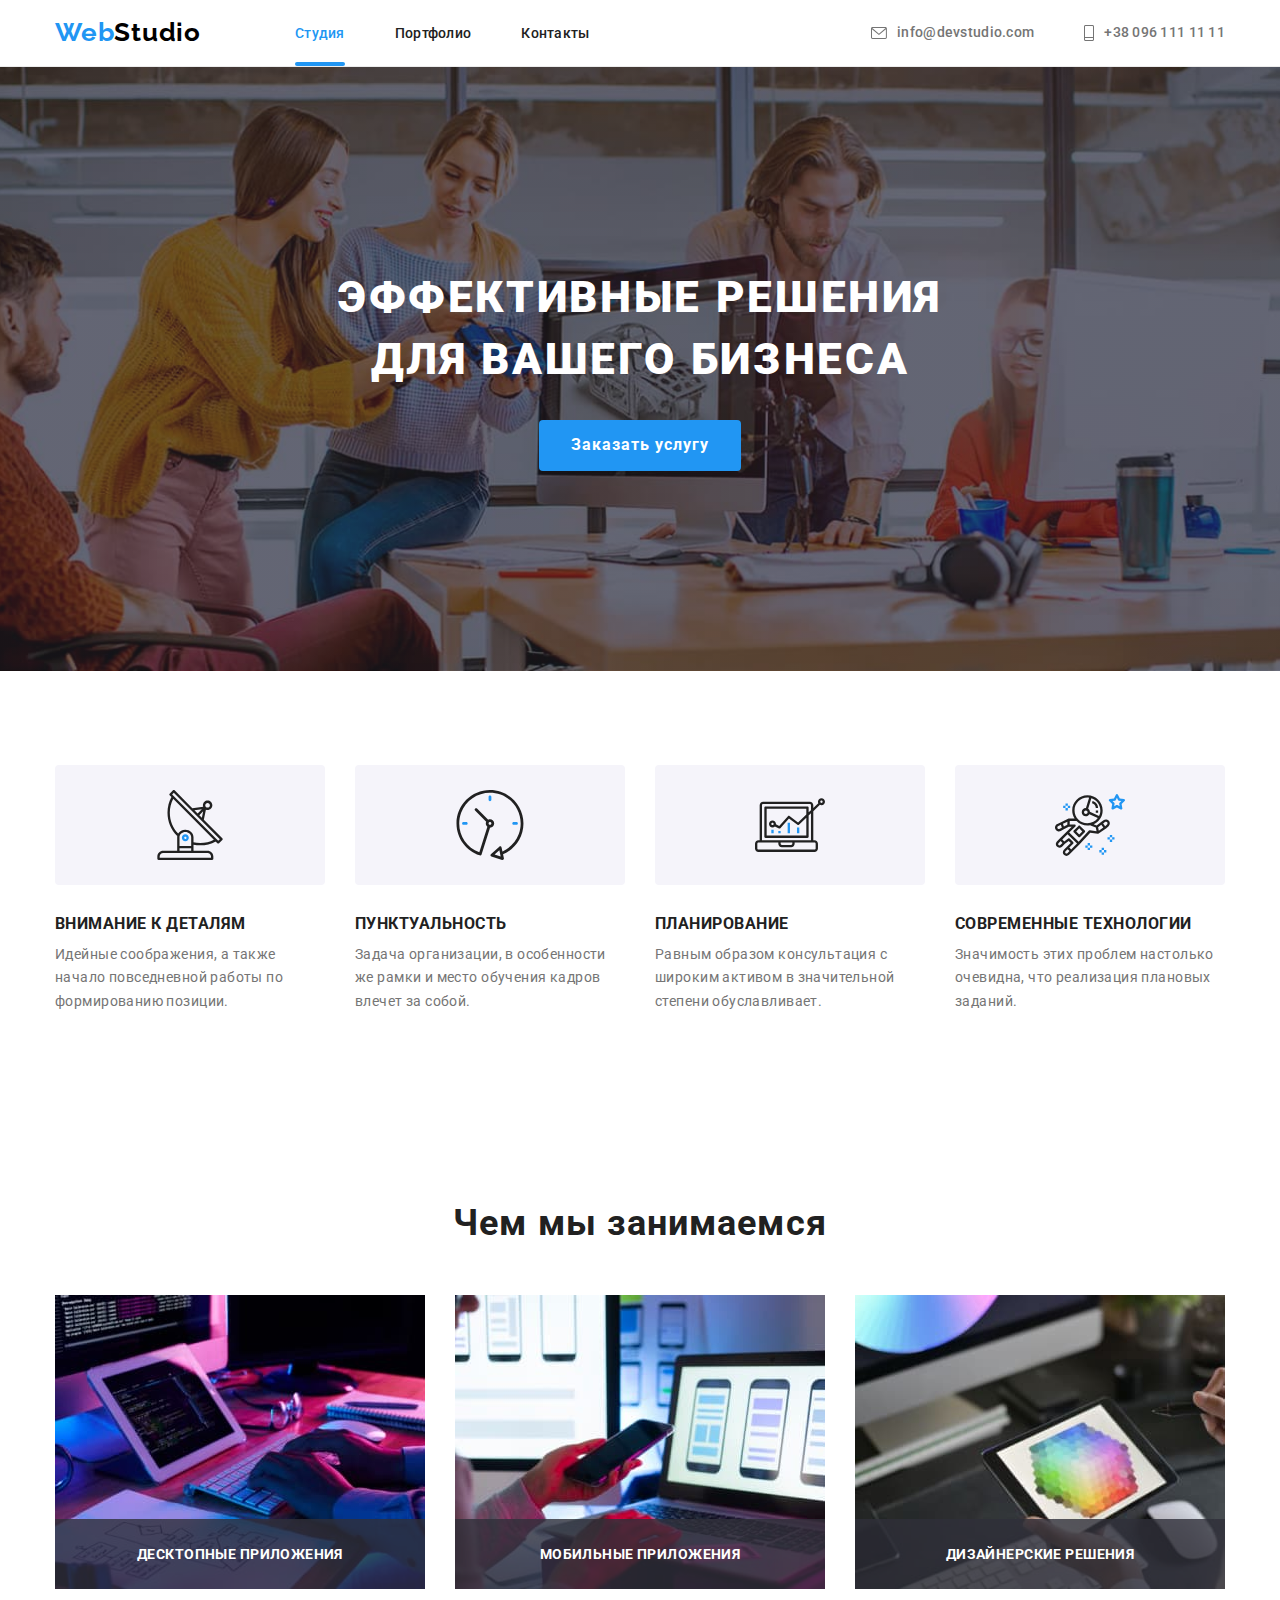
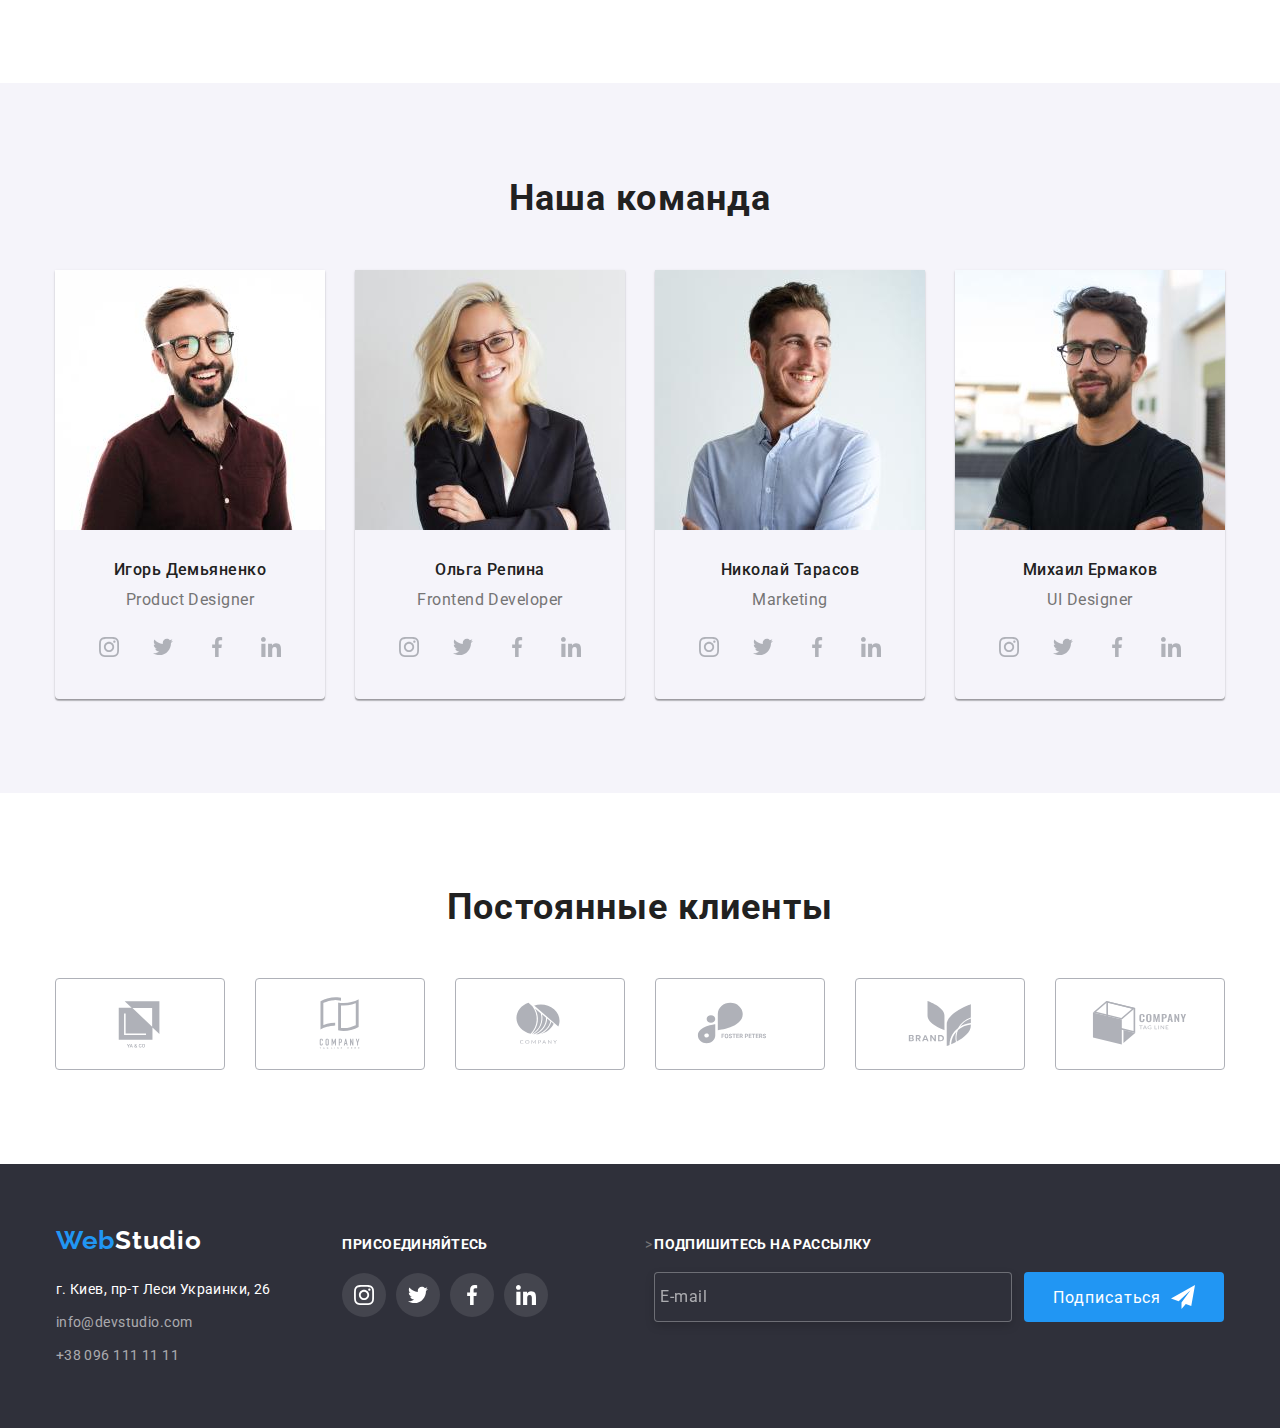
<file: index.html>
<!DOCTYPE html>
<html lang="ru">
  <head>
    <meta charset="UTF-8" />
    <meta http-equiv="X-UA-Compatible" content="IE=edge" />
    <meta name="viewport" content="width=device-width, initial-scale=1.0" />
    <title>web studio</title>

    <link rel="preconnect" href="https://fonts.googleapis.com" />
    <link rel="preconnect" href="https://fonts.gstatic.com" crossorigin />
    <link
      href="https://fonts.googleapis.com/css2?family=Raleway:wght@300;700&family=Roboto:wght@400;500;700;900&display=swap"
      rel="stylesheet"
    />
    <link
      rel="stylesheet"
      href="https://cdnjs.cloudflare.com/ajax/libs/modern-normalize/1.1.0/modern-normalize.min.css"
    />
    <link rel="stylesheet" href="css/style.css" />
    <link rel="stylesheet" href="css/main.min.css" />
  </head>
  <body class="body-style ">
    <!--navigation and contacts -->

    <header class="hat">
      <div class="hat__container container">
        <nav class= "navigation">
          <a href="./index.html" class="logo">
            Web<span class="logo__text">Studio</span></a
          >
          <ul class="list-flex list navigation-list">
            <li class=" navigation-list__item">
              <a href="./index.html" class="link navigation__link navigation__link--current"
                >Студия</a
              >
            </li>
            <li class=" navigation-list__item">
              <a href="./portfolio.html" class="link navigation__link "
                >Портфолио</a
              >
            </li>
            <li class="navigation-list__item">
              <a href="./index.html" class="link  navigation__link ">Контакты</a>
            </li>
          </ul>
        </nav>

        <ul class="list contact-list">
          <li class=" contact-list__item">
            <a href="mailto:info@devstudio.com" class="contact-link link"
              ><svg class="contact-list__icon" width="16px" height="12px">
                <use href="images/symbol-defs.svg#icon-envel"></use>
              </svg>
              info@devstudio.com</a
            >
          </li>
          <li class="contact-list__item">
            <a href="tel:+380961111111" class="contact-link link"
              ><svg class="contact-list__icon" width="10px" height="16px">
                <use href="images/symbol-defs.svg#icon-Vector"></use></svg
              >+38 096 111 11 11</a
            >
          </li>
        </ul>
        <div class="button-container">
        <button type="button" class="hat__menu-open-btn is-open"
        aria-expanded="false"
        aria-controls="hat__menu-container"
        data-menu-button >
          
          <svg class="hat__icon" width="40px" height="40px" class="hat__menu-open-icon" aria-label="Переключатель мобильного меню">
                <use class="hat__icon-menu" href="images/symbol-defs.svg#icon-menu_40px"></use>
<use class="hat__icon-cross" href="images/symbol-defs.svg#icon-close_40px"></use>
            
              </svg>
        </button>
        </div>
        <div class="hat__menu-container " id="hat__menu-container" data-menu >
              <ul class="list menu-list">
            <li class=" menu-list__item">
              <a href="./index.html" class="link menu-list__link"
                >Студия</a
              >
            </li>
            <li class="menu-list__item">
              <a href="./portfolio.html" class="link menu-list__link"
                >Портфолио</a
              >
            </li>
            <li class="">
              <a href="./index.html" class="link menu-list__link ">Контакты</a>
            </li>
          </ul>
       <div class="menu-wraper">
          <ul class="list menu-contact-list ">
          <li class="menu-contact-list__item ">
            <a href="mailto:info@devstudio.com" class=" link menu-contact-list__link "
              >
              info@devstudio.com</a
            >
          </li>
          <li class="menu-contact-list__item">
            <a href="tel:+380961111111" class=" link menu-contact-list__link"
              >+38 096 111 11 11</a
            >
          </li>
        </ul>
        <ul class="list menu-social-list ">
          <li class="menu-social-list__item">
            <a href="" class="menu-social-list__link">Instagram</a>
          </li>
          <li class="menu-social-list__item">
            <a href="" class="menu-social-list__link">Twitter</a>
          </li>
          <li class="menu-social-list__item">
            <a href="" class="menu-social-list__link">Facebook</a>
          </li>
          <li class="menu-social-list__item">
            <a href="" class="menu-social-list__link">LinkedIn</a>
          </li>
        </div>
        </div>
      </div>

    </header>

    <main>
      <!--about company hero-->
      <section class="hero">
        <div class="hero__container">
          <h1 class="hero__title">
            Эффективные решения<br />
            для вашего бизнеса
          </h1>
          <button type="button" class="hero__button" data-modal-open>
            Заказать услугу
          </button>
        </div>
      </section>

      <section class="section ">
        <div class="container">
          <h2 class="visually-hidden">Умения</h2>

          <ul class="list skill-list">
            <li class="skill-list__item">
              <div class="skill-list__container">
                <svg class="skill-list__icon" width="70px" height="70px">
                  <use href="./images/symbol-defs.svg#icon-antenna"></use>
                </svg>
              </div>
              <h3 class="skill-list__title">Внимание к деталям</h3>
              <p class="skill-list__description">
                Идейные соображения, а также начало повседневной работы по
                формированию позиции.
              </p>
            </li>
            <li class="skill-list__item">
              <div class="skill-list__container">
                <svg class="skill-list__icon" width="70px" height="70px">
                  <use href="./images/symbol-defs.svg#icon-clock"></use>
                </svg>
              </div>
              <h3 class="skill-list__title">Пунктуальность</h3>
              <p class="skill-list__description">
                Задача организации, в особенности же рамки и место обучения
                кадров влечет за собой.
              </p>
            </li>
            <li class="skill-list__item">
              <div class="skill-list__container">
                <svg class="skill-list__icon" width="70px" height="70px">
                  <use href="./images/symbol-defs.svg#icon-diagram"></use>
                </svg>
              </div>
              <h3 class="skill-list__title">Планирование</h3>
              <p class="skill-list__description">
                Равным образом консультация с широким активом в значительной
                степени обуславливает.
              </p>
            </li>
            <li class="skill-list__item">
              <div class="skill-list__container">
                <svg class="skill-list__icon" width="70px" height="70px">
                  <use href="./images/symbol-defs.svg#icon-astronaut"></use>
                </svg>
              </div>
              <h3 class="skill-list__title">Cовременные технологии</h3>
              <p class="skill-list__description">
                Значимость этих проблем настолько очевидна, что реализация
                плановых заданий.
              </p>
            </li>
          </ul>
        </div>
      </section>
      <!---whoo we-->
      <section class="section 
activity">
        <div class="container ">
          <h2 class="activity__title">Чем мы занимаемся</h2>

          <ul class="list list-flex work-list">
            <li class="work-list__item">
              <div class="work-list__container">
                <picture>
                  <source 
                  srcset="./images/img.jpg 1x , ./images/work-desk-2x-1.jpg 2x"
                  media="(min-width:1200px)"  >
                   
                <img src="./images/img.jpg" alt="photo"  />
                <!-- <img src="./images/team-768-x1-1.jpg" alt="photo"  /> -->
                </picture>
                <p class="work-list__description">Десктопные приложения</p>
              </div>
            </li>
            <li class="work-list__item">
              <div class="work-list__container">
                 <picture>
                  <source 
                  srcset="./images/box2.jpg 1x , ./images/work-desk-2x-2.jpg 2x"
                  media="(min-width:1200px)"  >
                <img src="./images/box2.jpg" alt="photo"  />
                </picture>
                
                <p class="work-list__description">Мобильные приложения</p>
              </div>
            </li>
            <li class="work-list__item">
              <div class="work-list__container">
                  <picture>
                  <source 
                  srcset="./images/box3.jpg 1x , ./images/work-desk-2x-3.jpg 2x"
                  media="(min-width:1200px)"  >
                <img src="./images/box3.jpg" alt="photo"  />
                </picture>
                
                <p class="work-list__description">Дизайнерские решения</p>
              </div>
            </li>
          </ul>
        </div>
      </section>
      <!---about team-->
      <section class="section section--team">
        <div class="container " >
          <h2 class="section__team-title">Наша команда</h2>

          <ul class="list team-list">
            <li class="team-list__item">

               <picture>
                  <source 
                  srcset="./images/team-desk-x1-1.jpg 1x , ./images/team-desk-2x-1.jpg 2x"
                  media="(min-width:1200px)"  >
                    <source 
                  srcset="./images/team-768-x1-1.jpg 1x , ./images/team-768-x2-1.jpg 2x"
                  media="(min-width:768px)"  >
                  <source 
                  srcset="./images/team-480-x1-1.jpg 1x , ./images/team-480-x2-1.jpg 2x"
                  media="(max-width:767px)"  >
                <img src="./images/team-desk-x1-1.jpg" alt="photo"  />
                </picture>
             
              <div class="team-list__container">
                <h3 class="team-list__name">Игорь Демьяненко</h3>
                <p class="team-list__profession">Product Designer</p>

                <ul class="social-network-list list">
                  <li class="social-network-list__item">
                    <a href="" class="social-network-list__link"
                      ><svg class="social-net-icons" width="20px" height="20px">
                        <use href="images/symbol-defs.svg#icon-instagram"></use>
                      </svg>
                    </a>
                  </li>
                  <li class="social-network-list__item">
                    <a href="" class="social-network-list__link">
                      <svg class="social-net-icons" width="20px" height="20px">
                        <use href="images/symbol-defs.svg#icon-twitter"></use>
                      </svg>
                    </a>
                  </li>
                  <li class="social-network-list__item">
                    <a href="" class="social-network-list__link">
                      <svg class="social-net-icons" width="20px" height="20px">
                        <use href="images/symbol-defs.svg#icon-facebook"></use>
                      </svg>
                    </a>
                  </li>
                  <li class="social-network-list__item">
                    <a href="" class="social-network-list__link">
                      <svg class="social-net-icons" width="20px" height="20px">
                        <use href="images/symbol-defs.svg#icon-linkedin"></use>
                      </svg>
                    </a>
                  </li>
                </ul>
              </div>
            </li>
            <li class="team-list__item">
                 <picture>
                  <source 
                  srcset="./images/team-desk-x1-2.jpg 1x , ./images/team-desk-2x-2.jpg 2x"
                  media="(min-width:1200px)"  >
                    <source 
                  srcset="./images/team-768-x1-2.jpg 1x , ./images/team-768-x2-2.jpg 2x"
                  media="(min-width:768px)"  >
                    <source 
                  srcset="./images/team-480-x1-2.jpg 1x , ./images/team-480-x2-2.jpg 2x"
                  media="(max-width:767px)"  >
                <img src="./images/team-desk-x1-2.jpg" alt="photo"  />
                </picture>
             
              <div class="team-list__container">
                <h3 class="team-list__name">Ольга Репина</h3>
                <p class="team-list__profession">Frontend Developer</p>

                <ul class="social-network-list list">
                  <li class="social-network-list__item">
                    <a href="" class="social-network-list__link"
                      ><svg class="social-net-icons" width="20px" height="20px">
                        <use href="images/symbol-defs.svg#icon-instagram"></use>
                      </svg>
                    </a>
                  </li>
                  <li class="social-network-list__item">
                    <a href="" class="social-network-list__link">
                      <svg class="social-net-icons" width="20px" height="20px">
                        <use href="images/symbol-defs.svg#icon-twitter"></use>
                      </svg>
                    </a>
                  </li>
                  <li class="social-network-list__item">
                    <a href="" class="social-network-list__link">
                      <svg class="social-net-icons" width="20px" height="20px">
                        <use href="images/symbol-defs.svg#icon-facebook"></use>
                      </svg>
                    </a>
                  </li>
                  <li class="social-network-list__item">
                    <a href="" class="social-network-list__link">
                      <svg class="social-net-icons" width="20px" height="20px">
                        <use href="images/symbol-defs.svg#icon-linkedin"></use>
                      </svg>
                    </a>
                  </li>
                </ul>
              </div>
            </li>
            <li class="team-list__item">
               <picture>
                  <source 
                  srcset="./images/team-desk-x1-3.jpg 1x , ./images/team-desk-2x-3.jpg 2x"
                  media="(min-width:1200px)"  >
                    <source 
                  srcset="./images/team-768-x1-3.jpg 1x , ./images/team-768-x2-3.jpg 2x"
                  media="(min-width:768px)"  >
                    <source 
                  srcset="./images/team-480-x1-3.jpg 1x , ./images/team-480-x2-3.jpg 2x"
                  media="(max-width:767px)"  >
                <img src="./images/team-desk-x1-3.jpg" alt="photo"  />
                </picture>
             
              <div class="team-list__container">
                <h3 class="team-list__name">Николай Тарасов</h3>
                <p class="team-list__profession">Marketing</p>

                <ul class="social-network-list list">
                  <li class="social-network-list__item">
                    <a href="" class="social-network-list__link"
                      ><svg class="social-net-icons" width="20px" height="20px">
                        <use href="images/symbol-defs.svg#icon-instagram"></use>
                      </svg>
                    </a>
                  </li>
                  <li class="social-network-list__item">
                    <a href="" class="social-network-list__link">
                      <svg class="social-net-icons" width="20px" height="20px">
                        <use href="images/symbol-defs.svg#icon-twitter"></use>
                      </svg>
                    </a>
                  </li>
                  <li class="social-network-list__item">
                    <a href="" class="social-network-list__link">
                      <svg class="social-net-icons" width="20px" height="20px">
                        <use href="images/symbol-defs.svg#icon-facebook"></use>
                      </svg>
                    </a>
                  </li>
                  <li class="social-network-list__item">
                    <a href="" class="social-network-list__link">
                      <svg class="social-net-icons" width="20px" height="20px">
                        <use href="images/symbol-defs.svg#icon-linkedin"></use>
                      </svg>
                    </a>
                  </li>
                </ul>
              </div>
            </li>
            <li class="team-list__item">
               <picture>
                  <source 
                  srcset="./images/team-desk-x1-4.jpg 1x , ./images/team-desk-2x-4.jpg 2x"
                  media="(min-width:1200px)"  >
                  <source 
                  srcset="./images/team-768-x1-4.jpg 1x , ./images/team-768-x2-4.jpg 2x"
                  media="(min-width:768px)"  >
                    <source 
                  srcset="./images/team-480-x1-4.jpg 1x , ./images/team-480-x2-4.jpg 2x"
                  media="(max-width:767px)"  >
                <img src="./images/team-desk-x1-4.jpg" alt="photo"  />
                </picture>
             
             
              <div class="team-list__container">
                <h3 class="team-list__name">Михаил Ермаков</h3>
                <p class="team-list__profession">UI Designer</p>

                <ul class="social-network-list list">
                  <li class="social-network-list__item">
                    <a href="" class="social-network-list__link"
                      ><svg class="social-net-icons" width="20px" height="20px">
                        <use href="images/symbol-defs.svg#icon-instagram"></use>
                      </svg>
                    </a>
                  </li>
                  <li class="social-network-list__item">
                    <a href="" class="social-network-list__link">
                      <svg class="social-net-icons" width="20px" height="20px">
                        <use href="images/symbol-defs.svg#icon-twitter"></use>
                      </svg>
                    </a>
                  </li>
                  <li class="social-network-list__item">
                    <a href="" class="social-network-list__link">
                      <svg class="social-net-icons" width="20px" height="20px">
                        <use href="images/symbol-defs.svg#icon-facebook"></use>
                      </svg>
                    </a>
                  </li>
                  <li class="social-network-list__item">
                    <a href="" class="social-network-list__link">
                      <svg class="social-net-icons" width="20px" height="20px">
                        <use href="images/symbol-defs.svg#icon-linkedin"></use>
                      </svg>
                    </a>
                  </li>
                </ul>
              </div>
            </li>
          </ul>
        </div>
      </section>
      <section class="section">
        <div class="container">
          <h2 class="regular-costumers">Постоянные клиенты</h2>
          <ul class="clients-list list">
            <li class="clients-list__item">
              <a href="" class="clients-list__link">
                <svg class="clients-list__icon" width="106px" height="60px">
                  <use href="images/symbol-defs.svg#icon-Logo-1"></use>
                </svg>
              </a>
            </li>
            <li class="clients-list__item">
              <a href="" class="clients-list__link">
                <svg class="clients-list__icon" width="106px" height="60px">
                  <use href="images/symbol-defs.svg#icon-Logo-2"></use>
                </svg>
              </a>
            </li>
            <li class="clients-list__item">
              <a href="" class="clients-list__link">
                <svg class="clients-list__icon" width="106px" height="60px">
                  <use href="images/symbol-defs.svg#icon-Logo-3"></use>
                </svg>
              </a>
            </li>
            <li class="clients-list__item">
              <a href="" class="clients-list__link"
                ><svg class="clients-list__icon" width="106px" height="60px">
                  <use href="images/symbol-defs.svg#icon-Logo-4"></use>
                </svg>
              </a>
            </li>

            <li class="clients-list__item">
              <a href="" class="clients-list__link">
                <svg class="clients-list__icon" width="106px" height="60px">
                  <use href="images/symbol-defs.svg#icon-Logo-5"></use>
                </svg>
              </a>
            </li>
            <li class="clients-list__item">
              <a href="" class="clients-list__link">
                <svg class="clients-list__icon" width="106px" height="60px">
                  <use href="images/symbol-defs.svg#icon-Logo-6"></use>
                </svg>
              </a>
            </li>
          </ul>
        </div>
      </section>
    </main>
    <footer class="basement">
      <div class="container basement__flex-container">
        <div class="basement__container">
          <a href="./index.html" class="logo-footer-link link">
            Web<span class="footer-logo">Studio</span></a
          >

          <address class="location">г. Киев, пр-т Леси Украинки, 26</address>
          <ul class="footer-contact-list list">
            <li class=" footer-contact-list__item">
              <a href="mailto:info@devstudio.com" class="footer-contact-list__link link"
                >info@devstudio.com</a
              >
            </li>

            <li class="footer-contact-list__item">
              <a href="tel:+380961111111" class="footer-contact-list__link  link"
                >+38 096 111 11 11</a
              >
            </li>
          </ul>
        </div>
        <div class="fotter-list-container">
          <p class="fotter-list-container__title">присоединяйтесь</p>
          <ul class="footer-social-list list">
            <li class="footer-social-list__item">
              <a href="" class="footer-social-list__link ">
                <svg class="footer-social-list__icon" width="20px" height="20px">
                  <use href="images/symbol-defs.svg#icon-instagram"></use>
                </svg>
              </a>
            </li>
            <li class="footer-social-list__item">
              <a href="" class="footer-social-list__link "
                ><svg class="footer-social-list__icon" width="20px" height="20px">
                  <use href="images/symbol-defs.svg#icon-twitter"></use></svg
              ></a>
            </li>
            <li class="footer-social-list__item">
              <a href="" class="footer-social-list__link ">
                <svg class="footer-social-list__icon" width="20px" height="20px">
                  <use href="images/symbol-defs.svg#icon-facebook"></use></svg
              ></a>
            </li>

            <li class="footer-social-list__item">
              <a href="" class="footer-social-list__link">
                <svg class="footer-social-list__icon" width="20px" height="20px">
                  <use href="images/symbol-defs.svg#icon-linkedin"></use>
                </svg>
              </a>
            </li>
          </ul>
        </div>
        >
          <div class="input-container">
            <p class=" input-container__text">Подпишитесь на рассылку</p>
            <form class="footer-form">
              <input
                type="text"
                id="footer-input"
                class="footer-form__input"
                placeholder="E-mail"
              />

              <button type="submit" class="footer-form__btn">
                <span class="footer-form__text">Подписаться </span>
                <svg class="footer-form__icon" width="24px" height="24px">
                  <use href="images/symbol-defs.svg#icon-icon-send"></use>
                </svg>
              </button>
            </form>
          </div>
        
      </div>
    </footer> 
    <div class="backdrop is-hidden" data-modal>
      <div class="modal">
        <button class="modal__close-btn" data-modal-close>
          <svg class="modal__close-icon" width="11px" height="11px">
            <use href="images/symbol-defs.svg#icon-vector-x"></use>
          </svg>
        </button>
        <p class="modal__title">Оставьте свои данные, мы вам перезвоним</p>
        <form class="modal-form">
          <span class="modal-form__label-wrap">
            <label for="user-name" class="modal-form__label">Имя</label></span
          >
          <div class="modal-form__input-wrap">
            <input
              type="tel"
              id="user-name"
              class="modal-form__user-data"
              name="user-name"
            />
            <svg width="18px" height="18px" class="modal-form__icon">
              <use href="./images/symbol-defs.svg#icon-person-black-18dp"></use>
            </svg>
          </div>
          <span class="modal-form__label-wrap">
            <label for="user-tel" class="modal-form__label">Телефон</label></span
          >
          <div class="modal-form__input-wrap">
            <input type="tel" id="user-tel" class="modal-form__user-data" name="user-tel" />
            <svg width="18px" height="18px" class="modal-form__icon"">
              <use href="./images/symbol-defs.svg#icon-phone-black-18dp"></use>
            </svg>
          </div>
          <span class="modal-form__label-wrap">
            <label for="user-email" class="modal-form__label">Почта</label></span
          >
          <div class="modal-form__input-wrap">
            <input
              type="tel"
              id="user-email"
              class="modal-form__user-data"
              name="user-email"
            />
            <svg width="18px" height="18px" class="modal-form__icon">
              <use href="./images/symbol-defs.svg#icon-email-black-18dp"></use>
            </svg>
          </div>
          <span class="modal-form__area-label-wrap">
            <label for="text-area" class="modal-form__label"
              >Комментарий</label
            ></span
          >

          <textarea
            name="modal-textarea"
            id="text-area"
            class="modal-form__text-area"
            placeholder="Введите текст"
          ></textarea>

          <div class="modal-form__check-wrap">
            <input
              type="checkbox"
              id="checkbox"
              name="check"
              class="modal-form__check visually-hidden"
            />
            <label for="checkbox" class="modal-form__check-label">
              <span class="modal-form__mini-wrap">
                <svg width="16px" height="15px" class="modal-form__check-icon">
                  <use href="./images/symbol-defs.svg#icon-Vector-check"></use>
                </svg>
              </span>

              Соглашаюсь с рассылкой и принимаю
              <a href="" class="modal-form__contract-link">Условия договора</a></label
            > 
          </div>

          <div class="modal-form__button-wrap"  >
            <button type="submit" class="modal-form__button" data-menu-button>Отправить</button>
          </div>
        </form>
      </div>
    </div>
    <script src="./js/modal.js"></script>
    <script src="./js/menu.js"></script>
  </body>
</html>
</file>
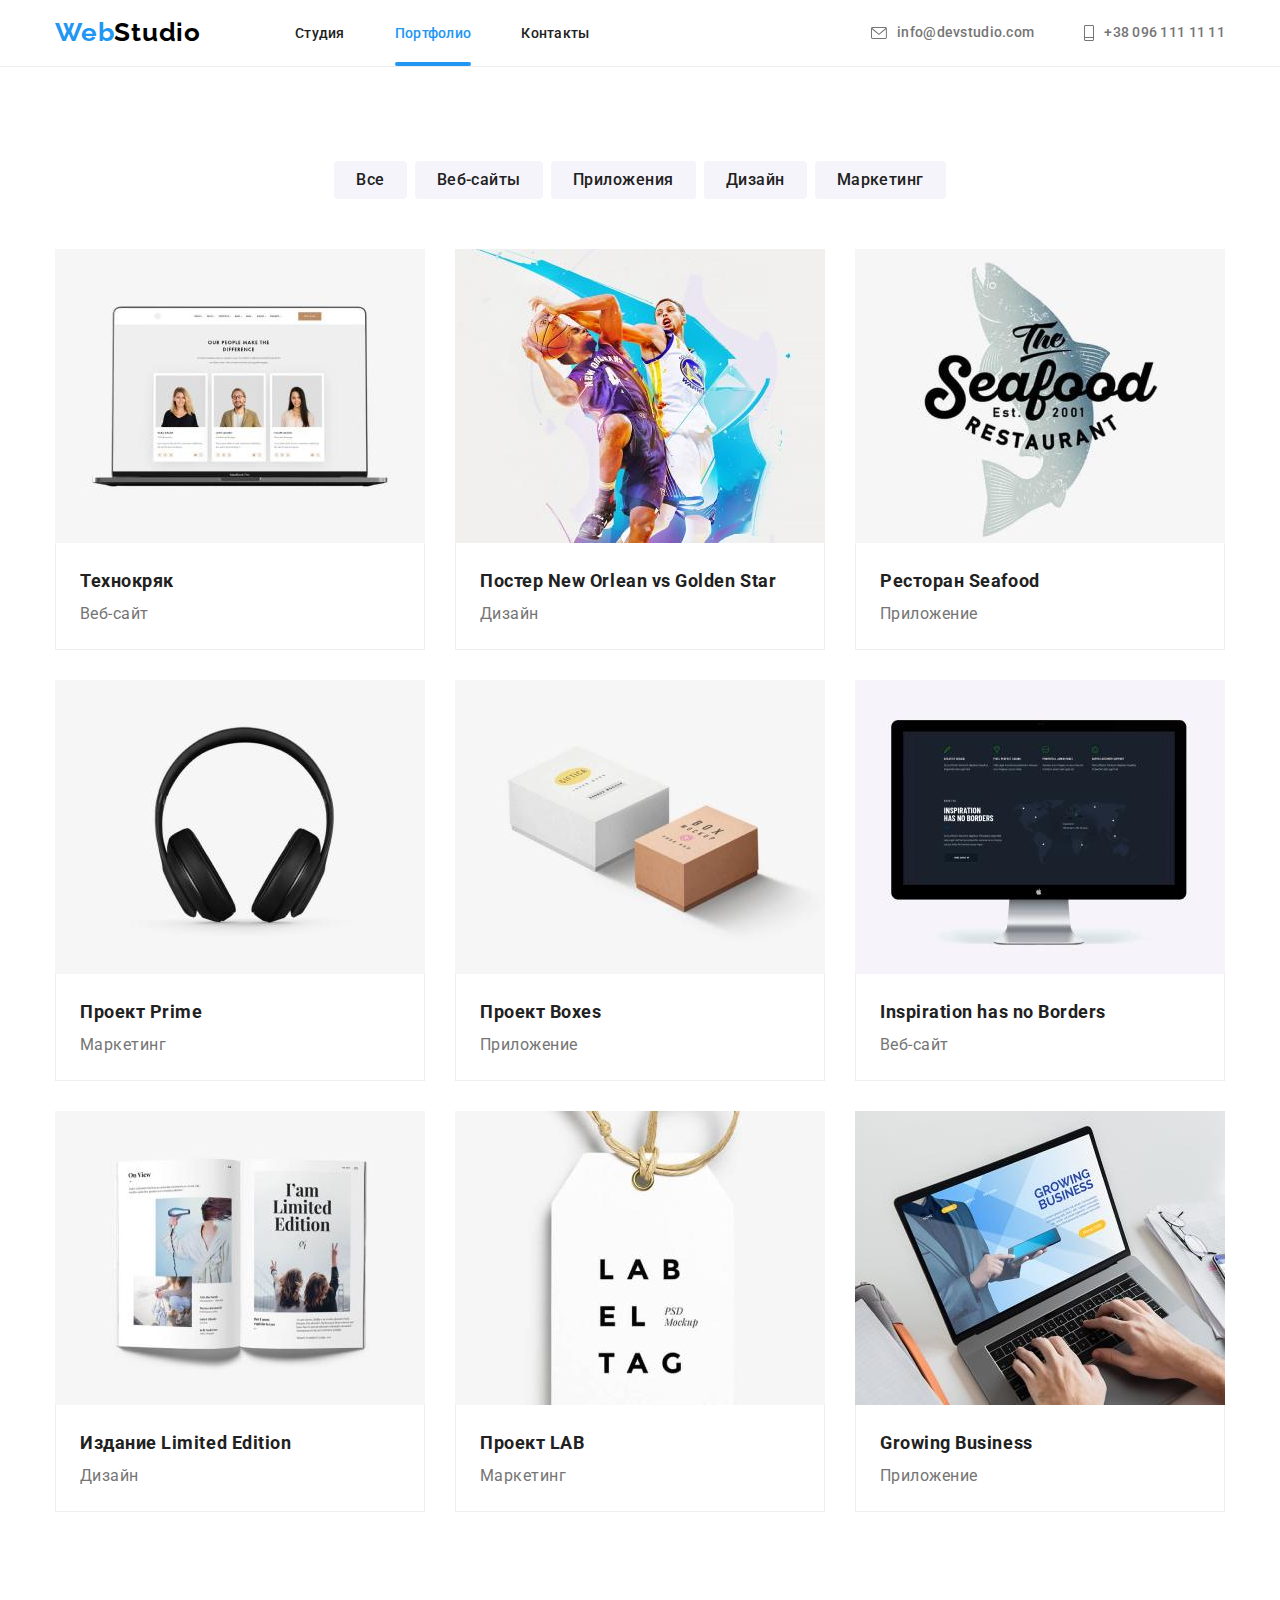
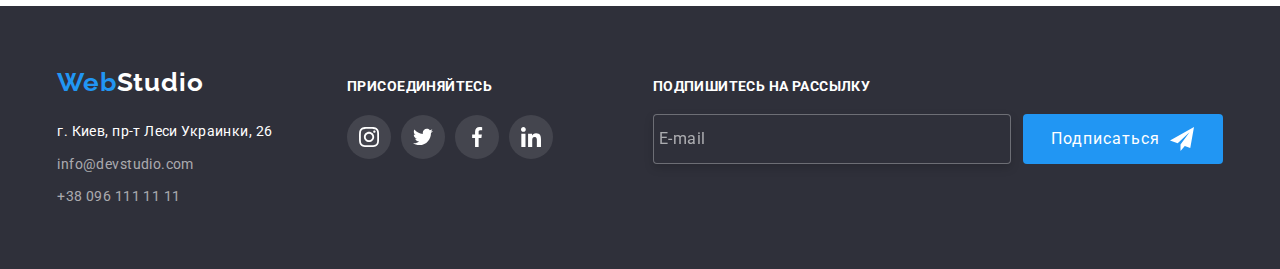
<file: portfolio.html>
<!DOCTYPE html>
<html lang="ru">
  <head>
    <meta charset="UTF-8" />
    <meta http-equiv="X-UA-Compatible" content="IE=edge" />
    <meta name="viewport" content="width=device-width, initial-scale=1.0" />
    <title>web studio</title>

    <link rel="preconnect" href="https://fonts.googleapis.com" />
    <link rel="preconnect" href="https://fonts.gstatic.com" crossorigin />
    <link
      href="https://fonts.googleapis.com/css2?family=Raleway:wght@300;700&family=Roboto:wght@400;500;700;900&display=swap"
      rel="stylesheet"
    />
    <link
      rel="stylesheet"
      href="https://cdnjs.cloudflare.com/ajax/libs/modern-normalize/1.1.0/modern-normalize.min.css"
    />
    <link rel="stylesheet" href="css/style.css" />
    <link rel="stylesheet" href="css/main.min.css" />
  </head>
  <body class="body-style">
    <!--navigation and contacts -->

<header class="hat">
      <div class="hat__container container">
        <nav class= "navigation">
          <a href="./index.html" class="logo">
            Web<span class="logo__text">Studio</span></a
          >
          <ul class="list-flex list navigation-list">
            <li class=" navigation-list__item">
              <a href="./index.html" class="link navigation__link "
                >Студия</a
              >
            </li>
            <li class=" navigation-list__item">
              <a href="./portfolio.html" class="link navigation__link navigation__link--current "
                >Портфолио</a
              >
            </li>
            <li class="navigation-list__item">
              <a href="./index.html" class="link  navigation__link ">Контакты</a>
            </li>
          </ul>
        </nav>

        <ul class="list contact-list">
          <li class=" contact-list__item">
            <a href="mailto:info@devstudio.com" class="contact-link link"
              ><svg class="contact-list__icon" width="16px" height="12px">
                <use href="images/symbol-defs.svg#icon-envel"></use>
              </svg>
              info@devstudio.com</a
            >
          </li>
          <li class="contact-list__item">
            <a href="tel:+380961111111" class="contact-link link"
              ><svg class="contact-list__icon" width="10px" height="16px">
                <use href="images/symbol-defs.svg#icon-Vector"></use></svg
              >+38 096 111 11 11</a
            >
          </li>
        </ul>
        <div class="button-container">
        <button type="button" class="hat__menu-open-btn is-open"
        aria-expanded="false"
        aria-controls="hat__menu-container"
        data-menu-button >
          
          <svg class="hat__icon" width="40px" height="40px" class="hat__menu-open-icon" aria-label="Переключатель мобильного меню">
                <use class="hat__icon-menu" href="images/symbol-defs.svg#icon-menu_40px"></use>
<use class="hat__icon-cross" href="images/symbol-defs.svg#icon-close_40px"></use>
            
              </svg>
        </button>
        </div>
        <div class="hat__menu-container " id="hat__menu-container" data-menu >
              <ul class="list menu-list">
            <li class=" menu-list__item">
              <a href="./index.html" class="link menu-list__link"
                >Студия</a
              >
            </li>
            <li class="menu-list__item">
              <a href="./portfolio.html" class="link menu-list__link"
                >Портфолио</a
              >
            </li>
            <li class="">
              <a href="./index.html" class="link menu-list__link ">Контакты</a>
            </li>
          </ul>
       <div class="menu-wraper">
          <ul class="list menu-contact-list ">
          <li class="menu-contact-list__item ">
            <a href="mailto:info@devstudio.com" class=" link menu-contact-list__link "
              >
              info@devstudio.com</a
            >
          </li>
          <li class="menu-contact-list__item">
            <a href="tel:+380961111111" class=" link menu-contact-list__link"
              >+38 096 111 11 11</a
            >
          </li>
        </ul>
        <ul class="list menu-social-list ">
          <li class="menu-social-list__item">
            <a href="" class="menu-social-list__link">Instagram</a>
          </li>
          <li class="menu-social-list__item">
            <a href="" class="menu-social-list__link">Twitter</a>
          </li>
          <li class="menu-social-list__item">
            <a href="" class="menu-social-list__link">Facebook</a>
          </li>
          <li class="menu-social-list__item">
            <a href="" class="menu-social-list__link">LinkedIn</a>
          </li>
        </div>
        </div>
      </div>

    </header>
    <main>
      <section class="section">
        <h1 class="visually-hidden">Портфолио</h1>
        <div class="container">
          <ul class="list btn-list">
            <li class="btn-list__items">
              <button type="button" class="btn-list__btn">Все</button>
            </li>
            <li class="btn-list__items">
              <button type="button" class="btn-list__btn">Веб-сайты</button>
            </li>
            <li class="btn-list__items">
              <button type="button" class="btn-list__btn">Приложения</button>
            </li>
            <li class="btn-list__items">
              <button type="button" class="btn-list__btn">Дизайн</button>
            </li>
            <li class="btn-list__items">
              <button type="button" class="btn-list__btn">Маркетинг</button>
            </li>
          </ul>

          <ul class="list product-list">
            <li class="product-list__items">
              <a href="" class="product-list__link">
                <div class="product-list__thumb">
                    <picture>
                  <source 
                  srcset="./images/portfolio-desk-1x-1.jpg 1x , ./images/portfolio-desk-2x-1.jpg 2x"
                  media="(min-width:1200px)"  >
                    <source 
                  srcset="./images/portfolio-768-x1-1.jpg 1x , ./images/portfolio-768-x2-1.jpg 2x"
                  media="(min-width:768px)"  >
                  <source 
                  srcset="./images/portfolio-480x1-1.jpg 1x , ./images/portfolio-480x2-1.jpg 2x"
                  media="(max-width:767px)"  >
                <img src=  <img
                    src="./images/portfolio-desk-1x-1.jpg 1x
                    alt="ноутбук"" alt="photo"  />
                </picture>
                 
                  <p class="product-list__overlay">
                    Технокряк это современная площадка распространения
                    коронавируса. Компании используют эту платформу для
                    цифрового шпионажа и атак на защищённые сервера конкурентов.
                  </p>
                </div>
                <div class="projects">
                  <h3 class="product">Технокряк</h3>
                  <p class="product-description">Веб-сайт</p>
                </div>
              </a>
            </li>
            <li class="product-list__items">
              <a href="" class="product-list__link">
                <div class="product-list__thumb">
                  <picture>
                   <source 
                  srcset="./images/portfolio-desk-1x-2.jpg 1x , ./images/portfolio-desk-2x-2.jpg 2x"
                  media="(min-width:1200px)"  >
                    <source 
                  srcset="./images/portfolio-768-x1-2.jpg 1x , ./images/portfolio-768-x2-2.jpg 2x"
                  media="(min-width:768px)"  >
                  <source 
                  srcset="./images/portfolio-480x1-2.jpg 1x , ./images/portfolio-480x2-2.jpg 2x"
                  media="(max-width:767px)"  >
                <img src=  <img
                    src="./images/img-portfolio2.jpg"
                    alt="ноутбук"" alt="photo"  />
                </picture>
                 
                  <p class="product-list__overlay">
                    Технокряк это современная площадка распространения
                    коронавируса. Компании используют эту платформу для
                    цифрового шпионажа и атак на защищённые сервера конкурентов.
                  </p>
                </div>
                <div class="projects">
                  <h3 class="product">Постер New Orlean vs Golden Star</h3>
                  <p class="product-description">Дизайн</p>
                </div>
              </a>
            </li>
            <li class="product-list__items">
              <a href="" class="product-list__link">
                <div class="product-list__thumb">
                   <picture>
                   <source 
                  srcset="./images/portfolio-desk-1x-3.jpg 1x , ./images/portfolio-desk-2x-3.jpg 2x"
                  media="(min-width:1200px)"  >
                    <source 
                  srcset="./images/portfolio-768-x1-3.jpg 1x , ./images/portfolio-768-x2-3.jpg 2x"
                  media="(min-width:768px)"  >
                  <source 
                  srcset="./images/portfolio-480-x1-3.jpg 1x , ./images/portfolio-480-x2-3.jpg 2x"
                  media="(max-width:767px)"  >
                <img src=  <img
                    src="./images/img-portfolio3.jpg"
                    alt="ноутбук"" alt="photo"  />
                </picture>
                 
                  <p class="product-list__overlay">
                    Технокряк это современная площадка распространения
                    коронавируса. Компании используют эту платформу для
                    цифрового шпионажа и атак на защищённые сервера конкурентов.
                  </p>
                </div>
                <div class="projects">
                  <h3 class="product">Ресторан Seafood</h3>
                  <p class="product-description">Приложение</p>
                </div>
              </a>
            </li>
            <li class="product-list__items">
              <a href="" class="product-list__link">
                <div class="product-list__thumb">
                   <picture>
                   <source 
                  srcset="./images/portfolio-desk-1x-4.jpg 1x , ./images/portfolio-desk-2x-4.jpg 2x"
                  media="(min-width:1200px)"  >
                    <source 
                  srcset="./images/portfolio-768-x1-4.jpg 1x , ./images/portfolio-768-x2-4.jpg 2x"
                  media="(min-width:768px)"  >
                  <source 
                  srcset="./images/portfolio-480-x1-4.jpg 1x , ./images/portfolio-480-x2-4.jpg 2x"
                  media="(max-width:767px)"  >
                <img src=  <img
                    src="./images/img-portfolio4.jpg"
                    alt="ноутбук" alt="photo"  />
                </picture>
                 
                  <p class="product-list__overlay">
                    Технокряк это современная площадка распространения
                    коронавируса. Компании используют эту платформу для
                    цифрового шпионажа и атак на защищённые сервера конкурентов.
                  </p>
                </div>
                <div class="projects">
                  <h3 class="product">Проект Prime</h3>
                  <p class="product-description">Маркетинг</p>
                </div>
              </a>
            </li>
            <li class="product-list__items">
              <a href="" class="product-list__link">
                <div class="product-list__thumb">
                  <picture>
                   <source 
                  srcset="./images/portfolio-desk-1x-5.jpg 1x , ./images/portfolio-desk-2x-5.jpg 2x"
                  media="(min-width:1200px)"  >
                    <source 
                  srcset="./images/portfolio-768-x1-5.jpg 1x , ./images/portfolio-768-x2-5.jpg 2x"
                  media="(min-width:768px)"  >
                  <source 
                  srcset="./images/portfolio-480x1-5.jpg 1x , ./images/portfolio-480x2-5.jpg 2x"
                  media="(max-width:767px)"  >
                <img src=  <img
                    src="./images/img-portfolio5.jpg"
                    alt="ноутбук"" alt="photo"  />
                </picture>
                  
                  <p class="product-list__overlay">
                    Технокряк это современная площадка распространения
                    коронавируса. Компании используют эту платформу для
                    цифрового шпионажа и атак на защищённые сервера конкурентов.
                  </p>
                </div>
                <div class="projects">
                  <h3 class="product">Проект Boxes</h3>
                  <p class="product-description">Приложение</p>
                </div>
              </a>
            </li>
            <li class="product-list__items">
              <a href="" class="product-list__link">
                <div class="product-list__thumb">
                   <picture>
                   <source 
                  srcset="./images/portfolio-desk-1x-6.jpg 1x , ./images/portfolio-desk-2x-6.jpg 2x"
                  media="(min-width:1200px)"  >
                    <source 
                  srcset="./images/portfolio-768-x1-6.jpg 1x , ./images/portfolio-768-x2-6.jpg 2x"
                  media="(min-width:768px)"  >
                  <source 
                  srcset="./images/portfolio-480-x1-6.jpg 1x , ./images/portfolio-480-x2-6.jpg 2x"
                  media="(max-width:767px)"  >
                <img src=  <img
                    src="./images/img-portfolio6.jpg"
                    alt="ноутбук"" alt="photo"  />
                </picture>
                 
                  <p class="product-list__overlay">
                    Технокряк это современная площадка распространения
                    коронавируса. Компании используют эту платформу для
                    цифрового шпионажа и атак на защищённые сервера конкурентов.
                  </p>
                </div>
                <div class="projects">
                  <h3 class="product">Inspiration has no Borders</h3>
                  <p class="product-description">Веб-сайт</p>
                </div>
              </a>
            </li>
            <li class="product-list__items">
              <a href="" class="product-list__link">
                <div class="product-list__thumb">
                     <picture>
                   <source 
                  srcset="./images/portfolio-desk-1x-7.jpg 1x , ./images/portfolio-desk-2x-7.jpg 2x"
                  media="(min-width:1200px)"  >
                    <source 
                  srcset="./images/portfolio-768-x1-7.jpg 1x , ./images/portfolio-768-x2-7.jpg 2x"
                  media="(min-width:768px)"  >
                  <source 
                  srcset="./images/portfolio-480-x1-7.jpg 1x , ./images/portfolio-480-x2-7.jpg 2x"
                  media="(max-width:767px)"  >
                <img src=  <img
                    src="./images/img-portfolio7.jpg"
                    alt="ноутбук"" alt="photo"  />
                </picture>
                 
               
                  <p class="product-list__overlay">
                    Технокряк это современная площадка распространения
                    коронавируса. Компании используют эту платформу для
                    цифрового шпионажа и атак на защищённые сервера конкурентов.
                  </p>
                </div>
                <div class="projects">
                  <h3 class="product">Издание Limited Edition</h3>
                  <p class="product-description">Дизайн</p>
                </div>
              </a>
            </li>
            <li class="product-list__items">
              <a href="" class="product-list__link">
                <div class="product-list__thumb">
                     <picture>
                   <source 
                  srcset="./images/portfolio-desk-1x-8.jpg 1x , ./images/portfolio-desk-2x-8.jpg 2x"
                  media="(min-width:1200px)"  >
                    <source 
                  srcset="./images/portfolio-768-x1-8.jpg 1x , ./images/portfolio-768-x2-8.jpg 2x"
                  media="(min-width:768px)"  >
                  <source 
                  srcset="./images/portfolio-480-x1-8.jpg 1x , ./images/portfolio-480-x2-8.jpg 2x"
                  media="(max-width:767px)"  >
                <img src=  <img
                    src="./images/img-portfolio8.jpg"
                    alt="ноутбук"" alt="photo"  />
                </picture>
               
                  <p class="product-list__overlay">
                    Технокряк это современная площадка распространения
                    коронавируса. Компании используют эту платформу для
                    цифрового шпионажа и атак на защищённые сервера конкурентов.
                  </p>
                </div>
                <div class="projects">
                  <h3 class="product">Проект LAB</h3>
                  <p class="product-description">Маркетинг</p>
                </div>
              </a>
            </li>
            <li class="product-list__items">
              <a href="" class="product-list__link">
                <div class="product-list__thumb">
                     <picture>
                   <source 
                  srcset="./images/portfolio-desk-1x-9.jpg 1x , ./images/portfolio-desk-2x-9.jpg 2x"
                  media="(min-width:1200px)"  >
                    <source 
                  srcset="./images/portfolio-768-x1-9.jpg 1x , ./images/portfolio-768-x2-9.jpg 2x"
                  media="(min-width:768px)"  >
                  <source 
                  srcset="./images/portfolio-480-x1-9.jpg 1x , ./images/portfolio-480-x2-9.jpg 2x"
                  media="(max-width:767px)"  >
                <img src=  <img
                    src="./images/img-portfolio9.jpg"
                    alt="ноутбук"" alt="photo"  />
                </picture>
                
                  <p class="product-list__overlay">
                    Технокряк это современная площадка распространения
                    коронавируса. Компании используют эту платформу для
                    цифрового шпионажа и атак на защищённые сервера конкурентов.
                  </p>
                </div>
                <div class="projects">
                  <h3 class="product">Growing Business</h3>
                  <p class="product-description">Приложение</p>
                </div>
              </a>
            </li>
          </ul>
        </div>
      </section>
    </main>
    <footer class="basement">
      <div class="container basement__flex-container">
        <div class="basement__container">
          <a href="./index.html" class="logo-footer-link link">
            Web<span class="footer-logo">Studio</span></a
          >

          <address class="location">г. Киев, пр-т Леси Украинки, 26</address>
          <ul class="footer-contact-list list">
            <li class="footer-contact-list__item">
              <a
                href="mailto:info@devstudio.com"
                class="footer-contact-list__link link"
                >info@devstudio.com</a
              >
            </li>

            <li class="footer-contact-list__item">
              <a href="tel:+380961111111" class="footer-contact-list__link link"
                >+38 096 111 11 11</a
              >
            </li>
          </ul>
        </div>
        <div class="fotter-list-container">
          <p class="fotter-list-container__title">присоединяйтесь</p>
          <ul class="footer-social-list list">
            <li class="footer-social-list__item">
              <a href="" class="footer-social-list__link">
                <svg
                  class="footer-social-list__icon"
                  width="20px"
                  height="20px"
                >
                  <use href="images/symbol-defs.svg#icon-instagram"></use>
                </svg>
              </a>
            </li>
            <li class="footer-social-list__item">
              <a href="" class="footer-social-list__link"
                ><svg
                  class="footer-social-list__icon"
                  width="20px"
                  height="20px"
                >
                  <use href="images/symbol-defs.svg#icon-twitter"></use></svg
              ></a>
            </li>
            <li class="footer-social-list__item">
              <a href="" class="footer-social-list__link">
                <svg
                  class="footer-social-list__icon"
                  width="20px"
                  height="20px"
                >
                  <use href="images/symbol-defs.svg#icon-facebook"></use></svg
              ></a>
            </li>

            <li class="footer-social-list__item">
              <a href="" class="footer-social-list__link">
                <svg
                  class="footer-social-list__icon"
                  width="20px"
                  height="20px"
                >
                  <use href="images/symbol-defs.svg#icon-linkedin"></use>
                </svg>
              </a>
            </li>
          </ul>
        </div>
        <div class="footer-form-container">
          <div class="input-container">
            <p class="input-container__text">Подпишитесь на рассылку</p>
            <form class="footer-form">
              <input
                type="text"
                id="footer-input"
                class="footer-form__input"
                placeholder="E-mail"
              />

              <button type="submit" class="footer-form__btn">
                <span class="footer-form__text">Подписаться </span>
                <svg class="footer-form__icon" width="24px" height="24px">
                  <use href="images/symbol-defs.svg#icon-icon-send"></use>
                </svg>
              </button>
            </form>
          </div>
        </div>
      </div>
    </footer>
     <script src="./js/menu.js"></script>
  </body>
</html>
</file>
<file: css/style.css>
/* modal */






/*  Владислав сделай ресетовіе классы для заголовков и списков
</file>
<file: css/main.min.css>
:root{--primary-text-color: #757575;--web-logo-color: #2196f3;--studio-logo-color: #000000;--fover-focus-color: #2196f3;--headers-text-color: #212121;--hero-footer-color: #2f303a;--last-section-color: #f5f4fa;--button-color: #2196f3;--white-color: #ffffff;--back-ground-btn: #f5f4fa;--fill-color: #afb1b8}.list{padding-left:0;margin-top:0;margin-bottom:0;padding-bottom:0;list-style:none}body{font-family:Roboto,sans-serif;color:var(--primary-text-color);letter-spacing:0.03em;font-size:14px;background-color:var(--white-color);display:flex;flex-direction:column}body.modal-open{overflow:hidden}img{display:block}p,h1,h2,h3,h4{margin:0}a{text-decoration:none}.container{max-width:480px;margin:0 auto;padding-left:15px;padding-right:15px}@media screen and (min-width: 768px){.container{max-width:768px}}@media screen and (min-width: 1200px){.container{max-width:1200px;margin:0 auto;padding-left:15px;padding-right:15px}}.section{padding-top:60px;padding-bottom:60px}@media screen and (min-width: 1200px){.section{padding-top:94px;padding-bottom:94px}}.link{transition:color 250ms cubic-bezier(0.4, 0, 0.2, 1)}.link:hover,.link:focus{color:var(--fover-focus-color)}.visually-hidden{position:fixed;transform:scale(0)}.list-flex{display:flex;justify-content:space-between}.hat{border-bottom:1px solid #ececec}.hat__container{display:flex;position:relative}@media screen and (min-width: 1200px){.hat__container{display:flex}}.hat__menu-open-btn.is-open{position:relative}.hat__menu-open-btn{position:relative;right:15px;z-index:2;border:none;display:block;padding:0;width:40px;height:40px;background-color:#ffffff}@media screen and (min-width: 768px){.hat__menu-open-btn{display:none}}.hat__icon:hover,.hat__icon:focus{fill:#2196f3}.hat__menu-open-btn.is-open .hat__icon-menu{display:none}.hat__menu-open-btn.is-open .hat__icon-cross{display:block}.hat__icon-cross{display:none}@media screen and (max-width: 767px){.button-container{display:flex;justify-content:cernter;align-items:center;margin-left:auto}}@media screen and (min-width: 768px){.button-container{display:none}}.hat__menu-container{position:fixed;top:0;left:0;width:100vw;height:100vh;z-index:1;padding-left:40px;padding-bottom:48px;padding-top:48px;background:#ffffff;box-shadow:0px 4px 8px rgba(0,0,0,0.04),0px 2px 4px rgba(0,0,0,0.08),0px 1px 3px rgba(0,0,0,0.16);display:none}@media screen and (max-width: 767px){.is-open{display:block;display:flex;flex-direction:column;justify-content:space-between}}.menu-list__link{font-weight:500;font-size:40px;line-height:1.175;letter-spacing:0.02em;color:#212121}.menu-contact-list{margin-bottom:64px}.menu-contact-list__link{font-weight:500;font-size:24px;line-height:28px;letter-spacing:0.02em;color:#757575}.menu-contact-list__link:hover,.menu-contact-list__link:focus{font-size:34px;line-height:1.17;letter-spacing:0.02em}.menu-social-list__link{font-weight:500;font-size:18px;line-height:1.22;letter-spacing:0.02em;color:#2196f3}.menu-social-list{display:flex;flex-wrap:wrap}.menu-list__item:not(:last-child){margin-bottom:32px}.menu-contact-list__item:not(:last-child){margin-bottom:32px}.menu-social-list__item:not(:last-child){margin-right:20px;padding-right:10px;border-right:1px solid rgba(33,33,33,0.2)}.logo{text-align:center;display:block;font-family:Raleway;font-weight:700;font-size:24px;line-height:1.3;letter-spacing:0.03em;color:var(--web-logo-color);display:flex;align-items:center}@media screen and (max-width: 767px){.logo{padding-top:16px;padding-bottom:16px}}@media screen and (min-width: 768px){.logo{margin-right:88px}}@media screen and (min-width: 1200px){.logo{margin-right:94px;text-align:center;display:block;font-family:Raleway;font-weight:700;font-size:26px;line-height:1.3;letter-spacing:0.03em;color:var(--web-logo-color);display:flex;align-items:center}}.logo__text{color:var(--studio-logo-color)}@media screen and (max-width: 1199px){.contact-list{padding-top:21px;padding-bottom:21px;margin-left:auto}}@media screen and (min-width: 1200px){.contact-list{display:flex;margin-left:auto}}@media screen and (max-width: 767px){.contact-list{display:none}}@media screen and (max-width: 1199px){.contact-list__item:not(:last-child){margin-bottom:10px}}@media screen and (min-width: 1200px){.contact-list__item:not(:last-child){margin-right:50px}}.contact-link{font-weight:500;line-height:1.1;letter-spacing:0.02em;color:var(--primary-text-color);fill:currentColor;display:flex;align-items:center}@media screen and (min-width: 1200px){.contact-link{padding-top:25px;padding-bottom:25px}}@media screen and (min-width: 1200px){.contact-list__icon{margin-right:10px}}@media screen and (max-width: 1199px){.contact-list__icon{margin-right:8px}}.navigation-list{align-items:center}@media screen and (max-width: 767px){.navigation-list{display:none}}.navigation-list__item:not(:last-child){margin-right:50px}.navigation{display:flex}.navigation__link{color:var(--headers-text-color);font-weight:500;text-align:center;line-height:1.1;letter-spacing:0.02em;padding-bottom:32px;padding-top:32px}.navigation__link::after{content:"";width:100%}@media screen and (min-width: 1200px){.navigation__link{padding-top:25px;padding-bottom:25px}}.navigation__link--current{color:var(--fover-focus-color);position:relative}.navigation__link--current::after{content:"";width:100%;height:4px;border-radius:2px;background-color:var(--fover-focus-color);position:absolute;left:0;bottom:0}.hero__container{margin-left:auto;margin-right:auto;text-align:center;padding-top:118px;padding-bottom:118px;background-color:var(--hero-footer-color);background-image:linear-gradient(to right, rgba(47,48,58,0.4), rgba(47,48,58,0.4)),url("../images/hero-480-x1.png");background-position:center;background-size:cover}@media (min-device-pixel-ratio: 2), (min-resolution: 192dpi), (min-resolution: 2dppx){.hero__container{background-image:linear-gradient(to right, rgba(47,48,58,0.4), rgba(47,48,58,0.4)),url("../images/hero-480-x2.png")}}@media screen and (min-width: 768px){.hero__container{background-image:linear-gradient(to right, rgba(47,48,58,0.4), rgba(47,48,58,0.4)),url("../images/hero-tab-x1.png")}}@media screen and (min-width: 768px) and (min-device-pixel-ratio: 2), screen and (min-width: 768px) and (min-resolution: 192dpi), screen and (min-width: 768px) and (min-resolution: 2dppx){.hero__container{background-image:linear-gradient(to right, rgba(47,48,58,0.4), rgba(47,48,58,0.4)),url("../images/hero-tab-x2.png")}}@media screen and (min-width: 1200px){.hero__container{padding-top:200px;padding-bottom:200px;background-image:linear-gradient(to right, rgba(47,48,58,0.4), rgba(47,48,58,0.4)),url("../images/Img-hero.jpg");max-width:1600px;min-height:600px}}@media screen and (min-width: 1200px) and (min-device-pixel-ratio: 2), screen and (min-width: 1200px) and (min-resolution: 192dpi), screen and (min-width: 1200px) and (min-resolution: 2dppx){.hero__container{background-image:linear-gradient(to right, rgba(47,48,58,0.4), rgba(47,48,58,0.4)),url("../images/hero-desk-2x.png")}}.hero__title{font-weight:900;font-size:26px;line-height:1.61;text-align:center;letter-spacing:0.06em;text-transform:uppercase;margin-bottom:30px;color:var(--white-color)}@media screen and (min-width: 1200px){.hero__title{font-size:44px;line-height:1.4}}.hero__button{display:inline-block;align-items:center;text-align:center;padding:10px 32px;background-color:var(--button-color);font-weight:700;font-size:16px;line-height:1.9;border-radius:4px;letter-spacing:0.06em;color:var(--white-color);cursor:pointer;border:0px}@media screen and (min-width: 768px){.skill-list{display:flex;flex-wrap:wrap;margin-top:-30px;margin-left:-30px}}@media screen and (min-width: 1200px){.skill-list{margin-top:0;margin-left:0;flex-wrap:nowrap}}@media screen and (max-width: 767px){.skill-list__item:not(:last-child){margin-bottom:30px}}.skill-list__item{width:100%}@media screen and (min-width: 768px){.skill-list__item{width:calc((100% / 2) - 30px);margin-top:30px;margin-left:30px}}@media screen and (min-width: 1200px){.skill-list__item{margin-top:0;margin-left:0;width:270px}.skill-list__item:not(:last-child){margin-right:30px}}.skill-list__container{display:flex;justify-content:center;align-items:center;width:100%;height:120px;background:var(--back-ground-btn);border-radius:4px;margin-bottom:30px}.skill-list__title{text-align:center;margin-bottom:10px;line-height:1.1;letter-spacing:0.03em;text-transform:uppercase;color:var(--headers-text-color)}@media screen and (min-width: 1200px){.skill-list__title{text-align:start}}.skill-list__description{line-height:1.7;letter-spacing:0.03em;color:var(--primary-text-color)}.work-list__container{position:relative}@media screen and (min-width: 1200px){.work-list__container{width:370px;height:294px}}.work-list__description{position:absolute;left:0;bottom:0;padding-top:27px;padding-bottom:27px;width:100%;background:rgba(47,48,58,0.8);font-weight:bold;font-size:14px;line-height:16px;text-align:center;letter-spacing:0.03em;text-transform:uppercase;color:var(--white-color)}.activity__title{margin-bottom:50px;font-size:36px;line-height:1.2;text-align:center;letter-spacing:0.03em;color:var(--headers-text-color)}@media screen and (max-width: 1199px){.activity{display:none}}.section--team{background-color:var(--last-section-color)}.section__team-title{margin-bottom:50px;font-weight:700;font-size:28px;line-height:33px;text-align:center;letter-spacing:0.03em;color:var(--headers-text-color)}@media screen and (min-width: 768px){.section__team-title{font-size:36px;line-height:1.2}}@media screen and (min-width: 768px){.team-list{display:flex;flex-wrap:wrap;margin-top:-30px;margin-left:-30px}}@media screen and (min-width: 1200px){.team-list{flex-wrap:nowrap;margin-top:0;margin-left:0}}@media screen and (max-width: 767px){.team-list__item:not(:last-child){margin-bottom:30px}}.team-list__item{max-width:100%;box-shadow:0px 1px 3px rgba(0,0,0,0.12),0px 1px 1px rgba(0,0,0,0.14),0px 2px 1px rgba(0,0,0,0.2);border-radius:0px 0px 4px 4px}@media screen and (min-width: 768px){.team-list__item{width:calc((100% / 2) - 30px);margin-top:30px;margin-left:30px}}@media screen and (min-width: 768px){.team-list__item:not(:last-child){margin-right:0}}@media screen and (min-width: 1200px){.team-list__item{margin-top:0;margin-left:0;width:270px}}@media screen and (min-width: 1200px){.team-list__item{width:270px}.team-list__item:not(:last-child){margin-right:30px}}.team-list__name{margin-bottom:10px;font-weight:500;font-size:16px;line-height:1.2;text-align:center;letter-spacing:0.03em;color:var(--headers-text-color)}.team-list__container{padding-left:32px;padding-right:32px;padding-bottom:30px;padding-top:30px}.team-list__profession{margin-bottom:16px;font-size:16px;line-height:1.2;text-align:center;letter-spacing:0.03em;color:var(--primary-text-color)}.social-network-list{display:flex;justify-content:center}.social-network-list__item{width:44px;height:44px;display:flex;align-items:center;justify-content:center}.social-network-list__item:not(:last-child){margin-right:10px}.social-network-list__link{width:100%;height:100%;align-items:center;justify-content:center;display:flex;fill:var(--fill-color);border-radius:50%;transition:background 250ms cubic-bezier(0.4, 0, 0.2, 1),fill 250ms cubic-bezier(0.4, 0, 0.2, 1)}.social-network-list__link:hover,.social-network-list__link:focus{background:var(--fover-focus-color);fill:var(--white-color)}.regular-costumers{font-size:28px;line-height:1.17;letter-spacing:0.03em;color:var(--headers-text-color);text-align:center;margin-bottom:50px}@media screen and (min-width: 1200px){.regular-costumers{font-size:36px;line-height:1.16}}.clients-list{display:flex;flex-wrap:wrap;margin-top:-30px;margin-left:-30px}@media screen and (min-width: 1200px){.clients-list{flex-wrap:nowrap;margin-top:0;margin-left:0}}.clients-list__item{width:calc((100% / 2) - 30px);height:92px;margin-top:30px;margin-left:30px}@media screen and (min-width: 768px){.clients-list__item{width:226px;height:92px}}@media screen and (min-width: 1200px){.clients-list__item{width:170px;margin-top:0;margin-left:0}.clients-list__item:not(:last-child){margin-right:30px}}.clients-list__link{border:1px solid #afb1b8;border-radius:4px;justify-content:center;align-items:center;display:flex;fill:var(--fill-color);width:100%;height:100%;transition:border-color 250ms cubic-bezier(0.4, 0, 0.2, 1),fill 250ms cubic-bezier(0.4, 0, 0.2, 1)}.clients-list__link:hover,.clients-list__link:focus{border-color:var(--fover-focus-color);fill:var(--fover-focus-color)}.basement{padding-top:60px;padding-bottom:60px;background-color:#2f303a}@media screen and (min-width: 768px){.basement__flex-container{height:463px;display:flex;flex-wrap:wrap;justify-content:space-around}}@media screen and (min-width: 1200px){.basement__flex-container{display:flex;align-items:baseline;height:auto}}.basement__container{margin-bottom:60px}@media screen and (min-width: 768px){.basement__container{display:inline-block}}@media screen and (min-width: 1200px){.basement__container{margin-right:70px;position:static;margin-bottom:0}}.logo-footer-link{margin-bottom:20px;display:block;font-family:Raleway;font-weight:700;font-size:24px;line-height:1.16;text-align:center;letter-spacing:0.03em;color:var(--web-logo-color);text-decoration:none}@media screen and (min-width: 1200px){.logo-footer-link{display:inline-block;font-size:26px;line-height:1.3}}.footer-logo{color:var(--white-color)}.location{text-align:center;margin-bottom:9px;line-height:1.7;letter-spacing:0.03em;color:var(--white-color);font-style:normal;white-space:nowrap;letter-spacing:0.03em}@media screen and (min-width: 1200px){.location{text-align:start}}.footer-contact-list__link{line-height:1.7;letter-spacing:0.03em;color:rgba(255,255,255,0.6);text-decoration:none;font-style:normal}.footer-contact-list__item{text-align:center}@media screen and (min-width: 1200px){.footer-contact-list__item{text-align:start}}.footer-contact-list__item:not(:last-child){margin-bottom:9px}@media screen and (min-width: 768px){.footer-contact-list{margin-bottom:0}}.fotter-list-container{margin-bottom:60px}@media screen and (min-width: 1200px){.fotter-list-container{margin-right:95px;margin-bottom:0}}.fotter-list-container__title{text-align:center;margin-bottom:20px;font-weight:bold;font-size:14px;line-height:1.14;letter-spacing:0.03em;text-transform:uppercase;color:var(--white-color)}@media screen and (min-width: 1200px){.fotter-list-container__title{text-align:start}}.footer-social-list{display:flex;justify-content:center;margin-bottom:60px}@media screen and (min-width: 768px){.footer-social-list{margin-bottom:0}}@media screen and (min-width: 1200px){.footer-social-list{justify-content:flex-start}}.footer-social-list__link{display:flex;background:rgba(255,255,255,0.1);fill:var(--white-color);width:44px;height:44px;align-items:center;justify-content:center;border-radius:50%;transition:background 250ms cubic-bezier(0.4, 0, 0.2, 1)}.footer-social-list__link:hover,.footer-social-list__link:focus{background:var(--fover-focus-color)}.footer-social-list__item:not(:last-child){margin-right:10px}.footer-social-list__icon{transition:fill 250ms cubic-bezier(0.4, 0, 0.2, 1)}.footer-social-list__icon:hover,.footer-social-list__icon:focus{fill:var(--white-color)}@media screen and (min-width: 1200px){.footer-form-container{display:flex;justify-content:flex-end}}.footer-form{text-align:center}@media screen and (min-width: 1200px){.footer-form{display:flex;text-align:start}}@media screen and (min-width: 768px) and (max-width: 1199px){.input-container{display:flex;flex-direction:column;justify-content:flex-end}}.input-container__text{font-weight:bold;font-size:14px;line-height:16px;letter-spacing:0.03em;text-transform:uppercase;color:#ffffff;margin-bottom:20px;text-align:center}@media screen and (min-width: 1200px){.input-container__text{text-align:start}}.footer-form__input{background-color:#2f303a;border:1px solid rgba(255,255,255,0.3);filter:drop-shadow(0px 4px 4px rgba(0,0,0,0.15));border-radius:4px;width:100%;height:50px;padding-left:5px;margin-bottom:20px}.footer-form__input:focus{color:rgba(255,255,255,0.6)}.footer-form__input::placeholder{font-size:16px;line-height:20px;display:flex;align-items:center;letter-spacing:0.03em;color:rgba(255,255,255,0.6)}@media screen and (min-width: 768px){.footer-form__input{width:450px}}@media screen and (min-width: 1200px){.footer-form__input{width:358px;margin-bottom:0}}.footer-form__btn{width:200px;height:50px;padding:0;margin-left:auto;margin-right:auto;display:flex;justify-content:center;align-items:center;align-self:flex-end;background-color:var(--fover-focus-color);border-radius:4px;border:0;font-size:16px;line-height:1.87;text-align:center;letter-spacing:0.06em;color:var(--white-color)}@media screen and (min-width: 1200px){.footer-form__btn{display:inline-flex;margin-left:12px;margin-right:0}}.footer-form__text{margin-right:10px}.is-hidden{opacity:0;pointer-events:none;visibility:hidden}.backdrop{overflow-y:scroll;opacity:1;position:fixed;z-index:3;top:0;left:0;width:100%;height:100%;background-color:rgba(0,0,0,0.2);transition:opacity 250ms cubic-bezier(0.4, 0, 0.2, 1)}.is-hidden .modal{transform:scale(0.5) translate(-50%, -50%)}.modal__close-btn{position:absolute;top:8px;right:8px;border-radius:50%;display:flex;justify-content:center;align-items:center;width:30px;height:30px;background-color:transparent;border:1px solid rgba(0,0,0,0.1)}.modal__close-btn:hover .modal__close-icon,.modal__close-btn:focus .modal__close-icon{fill:var(--fover-focus-color);transition:fill 250ms cubic-bezier(0.4, 0, 0.2, 1)}.modal{position:absolute;top:93px;left:50%;transform:translate(-50%);width:450px;height:609px;padding:40px;background:var(--white-color);box-shadow:0px 1px 3px rgba(0,0,0,0.12),0px 1px 1px rgba(0,0,0,0.14),0px 2px 1px rgba(0,0,0,0.2);border-radius:4px;transition:transform 250ms cubic-bezier(0.4, 0, 0.2, 1)}@media screen and (min-width: 768px){.modal{top:208px}}@media screen and (min-width: 1200px){.modal{width:528px;height:581px;padding-top:38px;padding-left:40px;padding-right:40px;padding-bottom:42px}}.modal__title{margin-bottom:12px;font-weight:bold;font-size:20px;line-height:1.5;text-align:center;letter-spacing:0.03em;color:var(--headers-text-color)}@media screen and (min-width: 1200px){.modal__title{line-height:1.15}}.modal-form__input-wrap{position:relative;margin-bottom:10px}.modal-form__icon{position:absolute;left:12px;top:11px}.modal-form__user-data:focus+.modal-form__icon{fill:var(--fover-focus-color);transition:fill 250ms cubic-bezier(0.4, 0, 0.2, 1)}.modal-form__user-data{width:100%;height:40px;border-radius:4px;border:1px solid rgba(33,33,33,0.2);cursor:pointer;padding-left:42px;outline:0}.modal-form__user-data:focus{border-color:var(--fover-focus-color);transition:border-color 250ms cubic-bezier(0.4, 0, 0.2, 1)}.modal-form__label-wrap{margin-bottom:4px;display:inline-block}.modal-form__label{font-size:12px;line-height:0.07;letter-spacing:0.01em;color:var(--primary-text-color)}.modal-form__area-label-wrap{display:block;margin-bottom:4px}.modal-form__text-area{width:100%;height:120px;padding-bottom:12px;padding-left:15px;padding-right:15px;padding-top:12px;margin-bottom:20px;border-radius:4px;resize:none;border:1px solid rgba(33,33,33,0.2)}.modal-form__text-area::placeholder{font-size:14px;line-height:1.14;letter-spacing:0.01em;color:rgba(117,117,117,0.5)}.modal-form__check-wrap{margin-bottom:30px}.modal-form__mini-wrap{margin-right:7px;width:16px;height:15px;border:2px solid #212121;border-radius:2px;display:inline-flex;justify-content:center;align-items:center}.modal-form__check:checked+.modal-form__check-label>.modal-form__mini-wrap{background-color:var(--fover-focus-color);fill:var(--white-color)}.modal-form__check:focus+.modal-form__check-label>.modal-form__mini-wrap{border-color:var(--fover-focus-color)}.modal-form__check-label{display:flex;justify-content:center;align-items:center;font-size:12px;line-height:1.16;letter-spacing:0.03em;color:var(--primary-text-color)}@media screen and (min-width: 1200px){.modal-form__check-label{font-size:14px;line-height:1.7}}.modal-form__contract-link{font-size:12px;line-height:1.16;letter-spacing:0.03em;text-decoration:underline;color:var(--fover-focus-color)}@media screen and (min-width: 1200px){.modal-form__contract-link{display:flex;align-items:center;justify-content:center;font-size:14px;line-height:1.7}}.modal-form__button{font-weight:bold;font-size:16px;line-height:1.88;display:block;cursor:pointer;letter-spacing:0.06em;color:var(--white-color);background-color:var(--fover-focus-color);padding-left:55px;padding-right:55px;padding-bottom:10px;padding-top:10px;border:0;border-radius:4px}.modal-form__button:hover{box-shadow:0px 4px 4px rgba(0,0,0,0.15);transition:box-shadow 250ms cubic-bezier(0.4, 0, 0.2, 1)}.modal-form__button-wrap{display:flex;justify-content:center;align-items:center}.btn-list{display:flex;flex-wrap:wrap;margin-bottom:40px}@media screen and (min-width: 768px){.btn-list{margin-bottom:40px;flex-wrap:nowrap;align-items:center;justify-content:center}}@media screen and (min-width: 1200px){.btn-list{margin-bottom:50px}}@media screen and (max-width: 767px){.btn-list__items:nth-child(-n+3){margin-bottom:15px}}.btn-list__items:not(:last-child){margin-right:8px}.btn-list__btn{padding:6px 22px;border-radius:4px;font-weight:500;font-size:16px;line-height:26px;text-align:center;letter-spacing:0.03em;font-family:inherit;color:var(--headers-text-color);background:var(--back-ground-btn);cursor:pointer;display:block;border:0;transition:background-color 250ms cubic-bezier(0.4, 0, 0.2, 1),color 250ms cubic-bezier(0.4, 0, 0.2, 1),box-shadow 250ms cubic-bezier(0.4, 0, 0.2, 1)}.btn-list__btn:hover,.btn-list__btn:focus{background-color:var(--fover-focus-color);color:var(--white-color);box-shadow:0px 3px 1px rgba(0,0,0,0.1),0px 1px 2px rgba(0,0,0,0.08),0px 2px 2px rgba(0,0,0,0.12)}@media screen and (min-width: 768px){.product-list{display:flex;flex-wrap:wrap;margin-left:-30px;margin-top:-30px}}@media screen and (max-width: 767px){.product-list__items:not(:last-child){margin-bottom:30px}}@media screen and (min-width: 768px) and (max-width: 1199px){.product-list__items{width:calc((100% / 2) - 30px);margin-top:30px;margin-left:30px}}@media screen and (min-width: 1200px){.product-list__items{width:370px;margin-top:30px;margin-left:30px}}.product-list__link{display:block;width:100%;height:100%;box-shadow:none}.product-list__link:hover,.product-list__link:focus{box-shadow:0px 1px 1px rgba(0,0,0,0.12),0px 4px 4px rgba(0,0,0,0.06),1px 4px 6px rgba(0,0,0,0.16)}.product-list__thumb{position:relative;overflow:hidden;width:100%}.product-list__overlay{position:absolute;top:0;left:0;padding-top:63px;padding-bottom:63px;padding-left:24px;padding-right:24px;width:100%;height:100%;font-size:18px;line-height:28px;background:rgba(33,150,243,0.9);letter-spacing:0.03em;color:#ffffff;transform:translatey(100%);transition:transform 250ms cubic-bezier(0.4, 0, 0.2, 1)}.product-list__link:hover .product-list__overlay,.product-list__link:focus .product-list__overlay{transform:translatey(0)}.projects{padding-left:24px;padding-right:24px;padding-bottom:20px;padding-top:20px;border-bottom:1px solid #eeeeee;border-left:1px solid #eeeeee;border-right:1px solid #eeeeee}.product{font-size:18px;line-height:2;letter-spacing:0.03em;color:var(--headers-text-color);max-width:100%;margin-bottom:0;margin-top:0}.product-description{font-size:16px;line-height:30px;letter-spacing:0.03em;color:var(--primary-text-color);margin-top:0;margin-bottom:0}
/*# sourceMappingURL=main.min.css.map */
</file>
